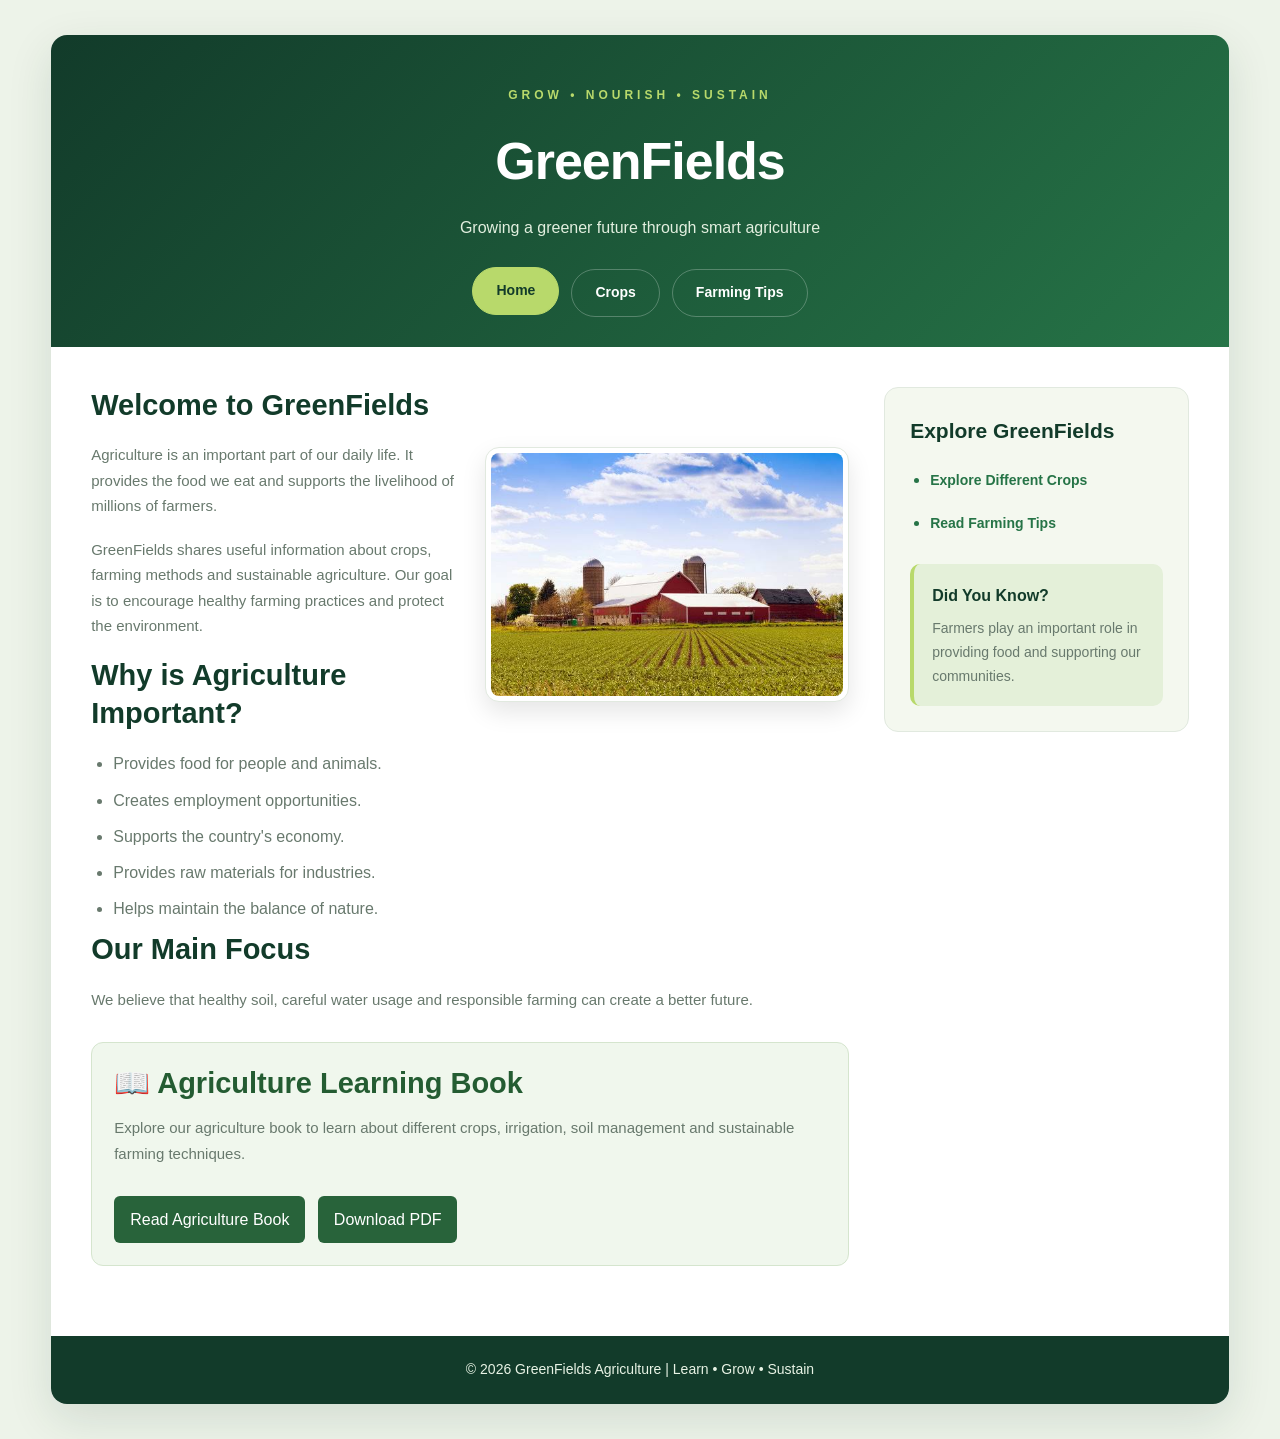
<file: index.html>
<!DOCTYPE html>
<html lang="en">
<head>
    <meta charset="UTF-8">
    <meta name="viewport" content="width=device-width, initial-scale=1.0">
    <title>GreenFields - Home</title>

    <link rel="stylesheet" href="styles/normalize.css">
    <link rel="stylesheet" href="styles/main.css">
</head>

<body>
    <div class="page-wrap">

        <header class="site-header">
            <p class="eyebrow">GROW • NOURISH • SUSTAIN</p>
            <h1>GreenFields</h1>
            <p class="tagline">Growing a greener future through smart agriculture</p>

            <nav class="top-nav">
                <a class="active" href="index.html">Home</a>
                <a href="crops.html">Crops</a>
                <a href="farming-tips.html">Farming Tips</a>
            </nav>
        </header>

        <div class="layout">
            <main class="content">
                <h2>Welcome to GreenFields</h2>

                <img class="hero-image" src="images/farm.jpg"
                     alt="Green agricultural farm">

                <p>
                    Agriculture is an important part of our daily life.
                    It provides the food we eat and supports the livelihood
                    of millions of farmers.
                </p>

                <p>
                    GreenFields shares useful information about crops,
                    farming methods and sustainable agriculture.
                    Our goal is to encourage healthy farming practices
                    and protect the environment.
                </p>

                <h2>Why is Agriculture Important?</h2>

                <ul>
                    <li>Provides food for people and animals.</li>
                    <li>Creates employment opportunities.</li>
                    <li>Supports the country's economy.</li>
                    <li>Provides raw materials for industries.</li>
                    <li>Helps maintain the balance of nature.</li>
                </ul>

                <h2>Our Main Focus</h2>
                <p>
                    We believe that healthy soil, careful water usage
                    and responsible farming can create a better future.
                </p>

               
                <!-- Agriculture Book PDF Section -->
                <section class="learning-section">
                    <h2>📖 Agriculture Learning Book</h2>

                    <p>
                        Explore our agriculture book to learn about
                        different crops, irrigation, soil management
                        and sustainable farming techniques.
                    </p>

                    <a href="books/agriculture-guide.pdf"
                       target="_blank"
                       class="book-button">
                        Read Agriculture Book
                    </a>

                    <a href="books/agriculture-guide.pdf"
                       download
                       class="book-button">
                        Download PDF
                    </a>
                </section>

            </main>

            <aside class="sidebar">
                <h2>Explore GreenFields</h2>

                <ul>
                    <li><a href="crops.html">Explore Different Crops</a></li>
                    <li><a href="farming-tips.html">Read Farming Tips</a></li>
                </ul>

                <div class="side-note">
                    <strong>Did You Know?</strong>
                    <p>
                        Farmers play an important role in providing
                        food and supporting our communities.
                    </p>
                </div>
            </aside>
        </div>

        <footer class="site-footer">
            <p>&copy; 2026 GreenFields Agriculture | Learn • Grow • Sustain</p>
        </footer>

    </div>
</body>
</html>
</file>
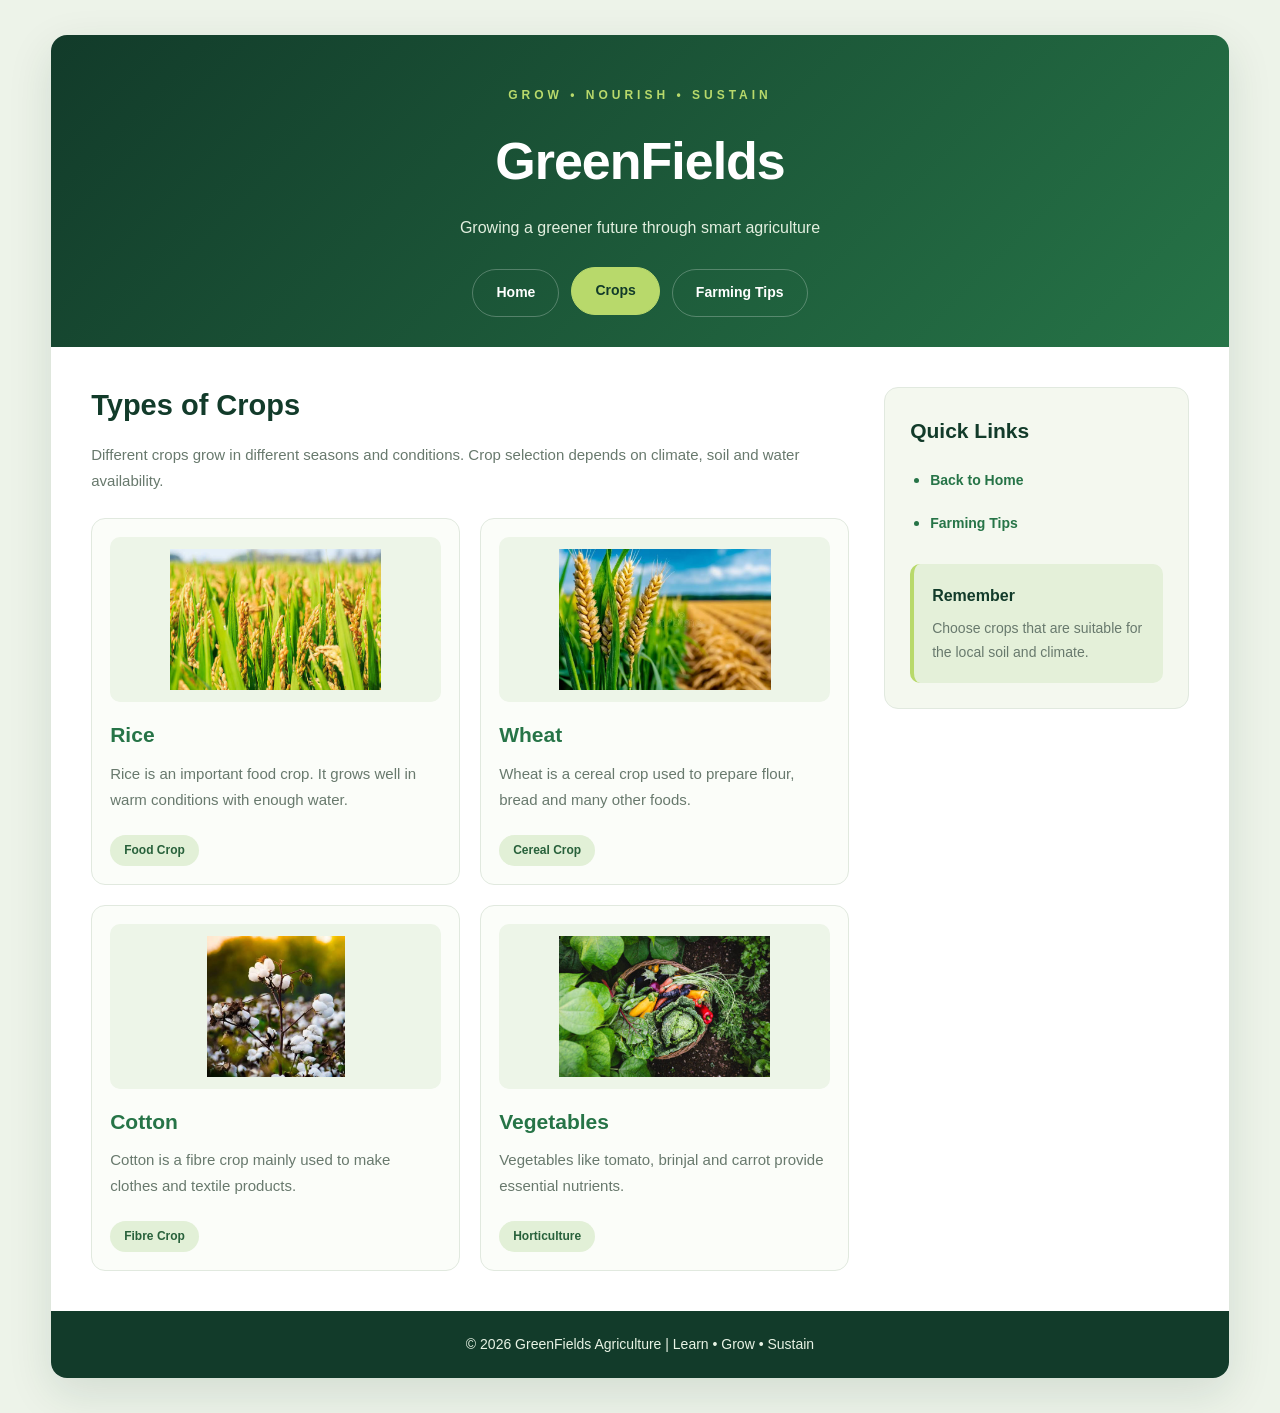
<file: crops.html>
<!DOCTYPE html>
<html lang="en">
<head>
    <meta charset="UTF-8">
    <meta name="viewport" content="width=device-width, initial-scale=1.0">
    <title>GreenFields - Crops</title>

    <link rel="stylesheet" href="styles/normalize.css">
    <link rel="stylesheet" href="styles/main.css">
</head>

<body>
    <div class="page-wrap">

        <header class="site-header">
            <p class="eyebrow">GROW • NOURISH • SUSTAIN</p>
            <h1>GreenFields</h1>
            <p class="tagline">Growing a greener future through smart agriculture</p>

            <nav class="top-nav">
                <a href="index.html">Home</a>
                <a class="active" href="crops.html">Crops</a>
                <a href="farming-tips.html">Farming Tips</a>
            </nav>
        </header>

        <div class="layout">
            <main class="content">
                <h2>Types of Crops</h2>

                <p>
                    Different crops grow in different seasons and conditions.
                    Crop selection depends on climate, soil and water availability.
                </p>

                <div class="crop-list">

                    <article class="crop-card">
                        <img class="crop-visual" src="../images/rice.jpg"
                             alt="Rice plant">
                        <div>
                            <h3>Rice</h3>
                            <p>
                                Rice is an important food crop.
                                It grows well in warm conditions with enough water.
                            </p>
                            <span class="tag">Food Crop</span>
                        </div>
                    </article>

                    <article class="crop-card">
                        <img class="crop-visual" src="../images/wheat.jpg"
                             alt="Wheat plant">
                        <div>
                            <h3>Wheat</h3>
                            <p>
                                Wheat is a cereal crop used to prepare
                                flour, bread and many other foods.
                            </p>
                            <span class="tag">Cereal Crop</span>
                        </div>
                    </article>

                    <article class="crop-card">
                        <img class="crop-visual" src="../images/cotton.jpg"
                             alt="Cotton plant">
                        <div>
                            <h3>Cotton</h3>
                            <p>
                                Cotton is a fibre crop mainly used
                                to make clothes and textile products.
                            </p>
                            <span class="tag">Fibre Crop</span>
                        </div>
                    </article>

                    <article class="crop-card">
                        <img class="crop-visual" src="../images/vegetable.jpg"
                             alt="Fresh vegetables">
                        <div>
                            <h3>Vegetables</h3>
                            <p>
                                Vegetables like tomato, brinjal and carrot
                                provide essential nutrients.
                            </p>
                            <span class="tag">Horticulture</span>
                        </div>
                    </article>

                </div>
            </main>

            <aside class="sidebar">
                <h2>Quick Links</h2>

                <ul>
                    <li><a href="index.html">Back to Home</a></li>
                    <li><a href="farming-tips.html">Farming Tips</a></li>
                </ul>

                <div class="side-note">
                    <strong>Remember</strong>
                    <p>
                        Choose crops that are suitable for the
                        local soil and climate.
                    </p>
                </div>
            </aside>
        </div>

        <footer class="site-footer">
            <p>&copy; 2026 GreenFields Agriculture | Learn • Grow • Sustain</p>
        </footer>

    </div>
</body>
</html>
</file>
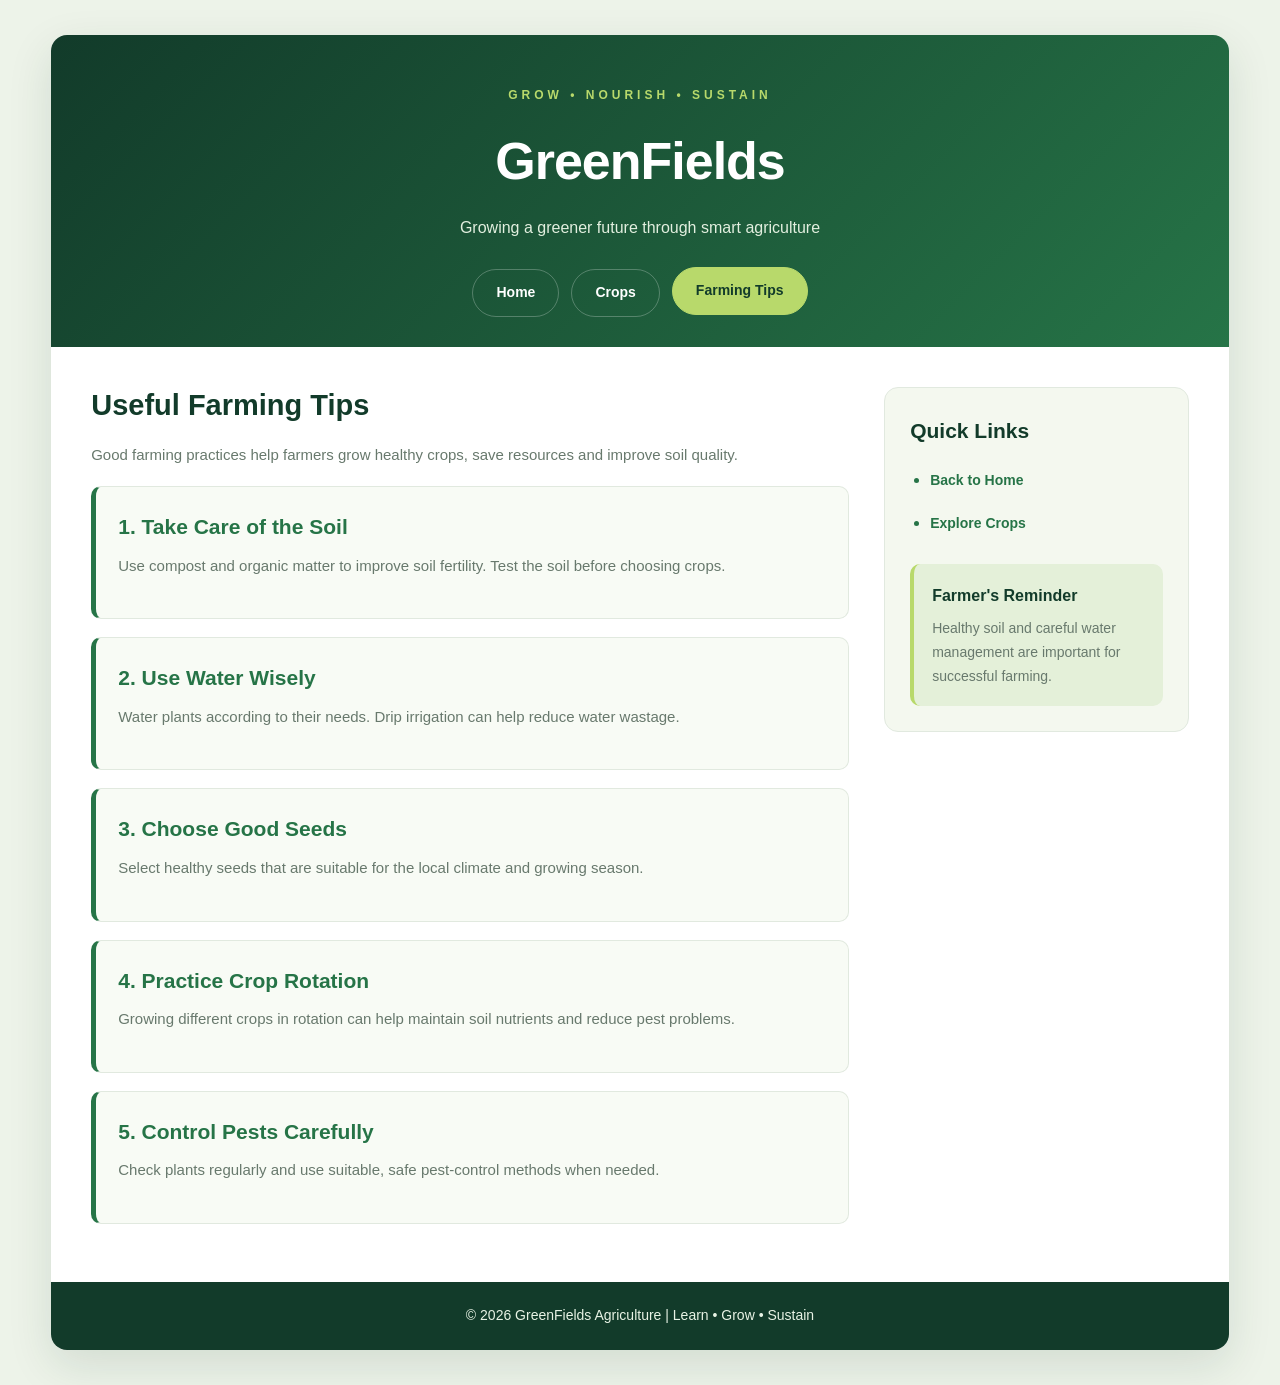
<file: farming-tips.html>
<!DOCTYPE html>
<html lang="en">
<head>
    <meta charset="UTF-8">
    <meta name="viewport" content="width=device-width, initial-scale=1.0">
    <title>GreenFields - Farming Tips</title>

    <link rel="stylesheet" href="styles/normalize.css">
    <link rel="stylesheet" href="styles/main.css">
</head>

<body>
    <div class="page-wrap">

        <header class="site-header">
            <p class="eyebrow">GROW • NOURISH • SUSTAIN</p>
            <h1>GreenFields</h1>
            <p class="tagline">Growing a greener future through smart agriculture</p>

            <nav class="top-nav">
                <a href="index.html">Home</a>
                <a href="crops.html">Crops</a>
                <a class="active" href="farming-tips.html">Farming Tips</a>
            </nav>
        </header>

        <div class="layout">
            <main class="content">
                <h2>Useful Farming Tips</h2>

                <p>
                    Good farming practices help farmers grow healthy crops,
                    save resources and improve soil quality.
                </p>

                <section class="tip-card">
                    <h3>1. Take Care of the Soil</h3>
                    <p>
                        Use compost and organic matter to improve soil
                        fertility. Test the soil before choosing crops.
                    </p>
                </section>

                <section class="tip-card">
                    <h3>2. Use Water Wisely</h3>
                    <p>
                        Water plants according to their needs.
                        Drip irrigation can help reduce water wastage.
                    </p>
                </section>

                <section class="tip-card">
                    <h3>3. Choose Good Seeds</h3>
                    <p>
                        Select healthy seeds that are suitable
                        for the local climate and growing season.
                    </p>
                </section>

                <section class="tip-card">
                    <h3>4. Practice Crop Rotation</h3>
                    <p>
                        Growing different crops in rotation can help
                        maintain soil nutrients and reduce pest problems.
                    </p>
                </section>

                <section class="tip-card">
                    <h3>5. Control Pests Carefully</h3>
                    <p>
                        Check plants regularly and use suitable,
                        safe pest-control methods when needed.
                    </p>
                </section>
            </main>

            <aside class="sidebar">
                <h2>Quick Links</h2>

                <ul>
                    <li><a href="index.html">Back to Home</a></li>
                    <li><a href="crops.html">Explore Crops</a></li>
                </ul>

                <div class="side-note">
                    <strong>Farmer's Reminder</strong>
                    <p>
                        Healthy soil and careful water management
                        are important for successful farming.
                    </p>
                </div>
            </aside>
        </div>

        <footer class="site-footer">
            <p>&copy; 2026 GreenFields Agriculture | Learn • Grow • Sustain</p>
        </footer>

    </div>
</body>
</html>
</file>
<file: styles/main.css>
:root {
    --dark: #123b2a;
    --green: #267447;
    --lime: #b8d96b;
    --light: #f4f8ef;
    --white: #ffffff;
    --text: #26372d;
    --muted: #68796d;
    --border: #e1e9df;
}

* {
    box-sizing: border-box;
}

html {
    scroll-behavior: smooth;
}

body {
    margin: 0;
    font-family: "Segoe UI", Arial, sans-serif;
    color: var(--text);
    background: #edf3e9;
    line-height: 1.7;
}

/* MAIN CONTAINER */

.page-wrap {
    width: 92%;
    max-width: 1200px;
    margin: 35px auto;
    background: var(--white);
    border-radius: 16px;
    overflow: hidden;
    box-shadow: 0 15px 45px rgba(18, 59, 42, 0.12);
}
.site-header {
    position: relative;
    padding: 45px 25px 30px;
    text-align: center;
    color: var(--white);
    background: linear-gradient(135deg, #123b2a, #267447);
}

.eyebrow {
    display: inline-block;
    margin: 0 0 12px;
    color: var(--lime);
    font-size: 12px;
    font-weight: 700;
    letter-spacing: 4px;
}

.site-header h1 {
    margin: 0;
    font-size: 52px;
    font-weight: 800;
    letter-spacing: -1px;
}

.tagline {
    margin: 8px 0 28px;
    color: #e2efdf;
    font-size: 16px;
}

.top-nav {
    display: flex;
    justify-content: center;
    align-items: center;
    flex-wrap: wrap;
    gap: 12px;
}

.top-nav a {
    padding: 11px 23px;
    color: white;
    text-decoration: none;
    font-size: 14px;
    font-weight: 600;
    border: 1px solid rgba(255,255,255,0.25);
    border-radius: 30px;
    transition: all 0.3s ease;
}

.top-nav a:hover,
.top-nav a.active {
    color: var(--dark);
    background: var(--lime);
    border-color: var(--lime);
    transform: translateY(-2px);
}


.layout {
    display: flex;
    align-items: flex-start;
    gap: 35px;
    padding: 40px;
}

.content {
    flex: 3;
    min-width: 0;
}

.sidebar {
    flex: 1;
    min-width: 230px;
    padding: 25px;
    background: var(--light);
    border: 1px solid var(--border);
    border-radius: 14px;
}
.content h2 {
    margin: 0 0 18px;
    color: var(--dark);
    font-size: 29px;
    line-height: 1.3;
}

.content h3 {
    margin: 0 0 8px;
    color: var(--green);
    font-size: 21px;
}

.sidebar h2 {
    margin: 0 0 18px;
    color: var(--dark);
    font-size: 21px;
}

.content p {
    margin-bottom: 18px;
    color: var(--muted);
    font-size: 15px;
}
.hero-image {
    float: right;
    width: 48%;
    max-width: 370px;
    height: 255px;
    object-fit: cover;
    margin: 5px 0 20px 25px;
    padding: 5px;
    background: white;
    border: 1px solid var(--border);
    border-radius: 14px;
    box-shadow: 0 10px 25px rgba(0,0,0,0.10);
}

.content ul {
    padding-left: 22px;
}

.content li {
    margin-bottom: 9px;
    color: var(--muted);
}

.crop-list {
    display: grid;
    grid-template-columns: repeat(2, minmax(0, 1fr));
    gap: 20px;
    margin-top: 25px;
}

.crop-card {
    display: flex;
    flex-direction: column;
    gap: 15px;
    padding: 18px;
    background: #fbfdf9;
    border: 1px solid var(--border);
    border-radius: 14px;
    transition: all 0.3s ease;
}

.crop-card:hover {
    transform: translateY(-6px);
    border-color: #9bc77b;
    box-shadow: 0 12px 25px rgba(18,59,42,0.10);
}

.crop-visual {
    width: 100%;
    height: 165px;
    object-fit: contain;
    padding: 12px;
    background: #edf5e8;
    border-radius: 10px;
}

/* TAG LABEL */

.tag {
    display: inline-block;
    margin-top: 5px;
    padding: 5px 14px;
    color: #28613b;
    background: #e2f0d7;
    border-radius: 30px;
    font-size: 12px;
    font-weight: 700;
}

.tip-card {
    margin: 18px 0;
    padding: 22px;
    background: #f8fbf5;
    border: 1px solid var(--border);
    border-left: 5px solid var(--green);
    border-radius: 10px;
    transition: 0.3s ease;
}

.tip-card:hover {
    background: #eff7e9;
    transform: translateX(5px);
}

.sidebar ul {
    padding-left: 20px;
}

.sidebar li {
    margin-bottom: 15px;
    color: var(--green);
}

.sidebar a {
    color: var(--green);
    font-size: 14px;
    font-weight: 600;
    text-decoration: none;
}

.sidebar a:hover {
    color: #9b702b;
    text-decoration: underline;
}

.side-note {
    margin-top: 28px;
    padding: 18px;
    background: #e4f0d9;
    border-radius: 10px;
    border-left: 4px solid var(--lime);
}

.side-note strong {
    color: var(--dark);
}

.side-note p {
    margin: 8px 0 0;
    color: var(--muted);
    font-size: 14px;
}

/* FOOTER */

.site-footer {
    clear: both;
    padding: 22px;
    text-align: center;
    color: #e8f3e5;
    background: var(--dark);
    font-size: 14px;
}

/* TABLET */

@media (max-width: 850px) {

    .layout {
        gap: 22px;
        padding: 25px;
    }

    .sidebar {
        min-width: 190px;
    }

    .crop-list {
        grid-template-columns: 1fr;
    }

    .hero-image {
        width: 45%;
    }
}

.learning-section {
    margin: 30px 0;
    padding: 22px;
    background: #f0f7ed;
    border: 1px solid #d5e5ce;
    border-radius: 12px;
}

.learning-section h2 {
    color: #245c32;
    margin-bottom: 12px;
}



.book-button {
    display: inline-block;
    margin: 12px 8px 0 0;
    padding: 10px 16px;
    background: #28633a;
    color: white;
    text-decoration: none;
    border-radius: 6px;
    transition: 0.3s;
}

.book-button:hover {
    background: #78a942;
    transform: translateY(-2px);
}

@media (max-width: 600px) {
    .learning-section {
        padding: 15px;
    }

    .book-button {
        display: block;
        text-align: center;
        margin-right: 0;
    }
}

@media (max-width: 600px) {

    .page-wrap {
        width: 100%;
        margin: 0;
        border-radius: 0;
    }

    .site-header {
        padding: 30px 15px 22px;
    }

    .site-header h1 {
        font-size: 36px;
    }

    .tagline {
        font-size: 14px;
    }

    .top-nav {
        flex-direction: column;
        gap: 8px;
    }

    .top-nav a {
        width: 100%;
        max-width: 230px;
    }

    .layout {
        flex-direction: column;
        padding: 22px 17px;
    }

    .content,
    .sidebar {
        width: 100%;
        min-width: 0;
    }

    .content h2 {
        font-size: 24px;
    }

    .hero-image {
        float: none;
        width: 100%;
        max-width: none;
        height: 220px;
        margin: 12px 0 20px;
    }

    .crop-list {
        grid-template-columns: 1fr;
    }

    .crop-card {
        flex-direction: column;
    }

    .crop-visual {
        height: 180px;
    }

    .site-footer {
        font-size: 12px;
    }
}
</file>
